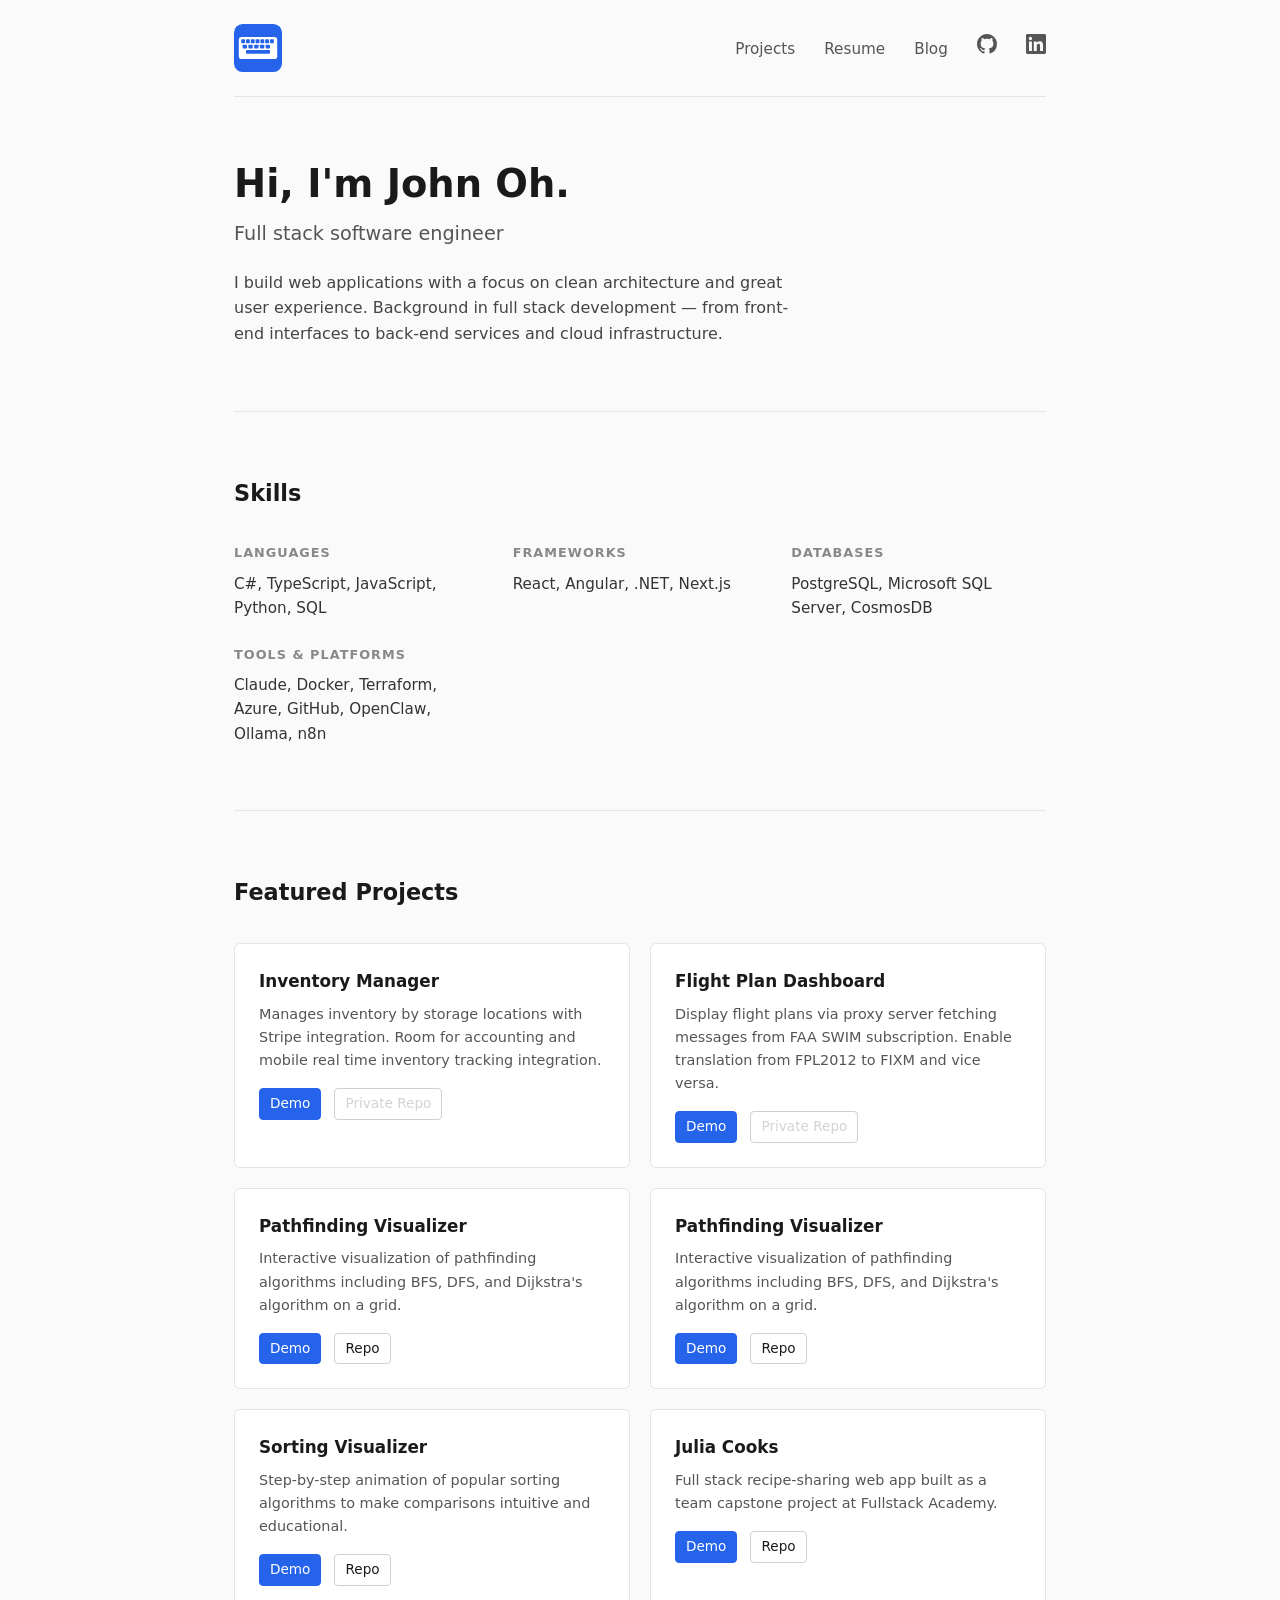
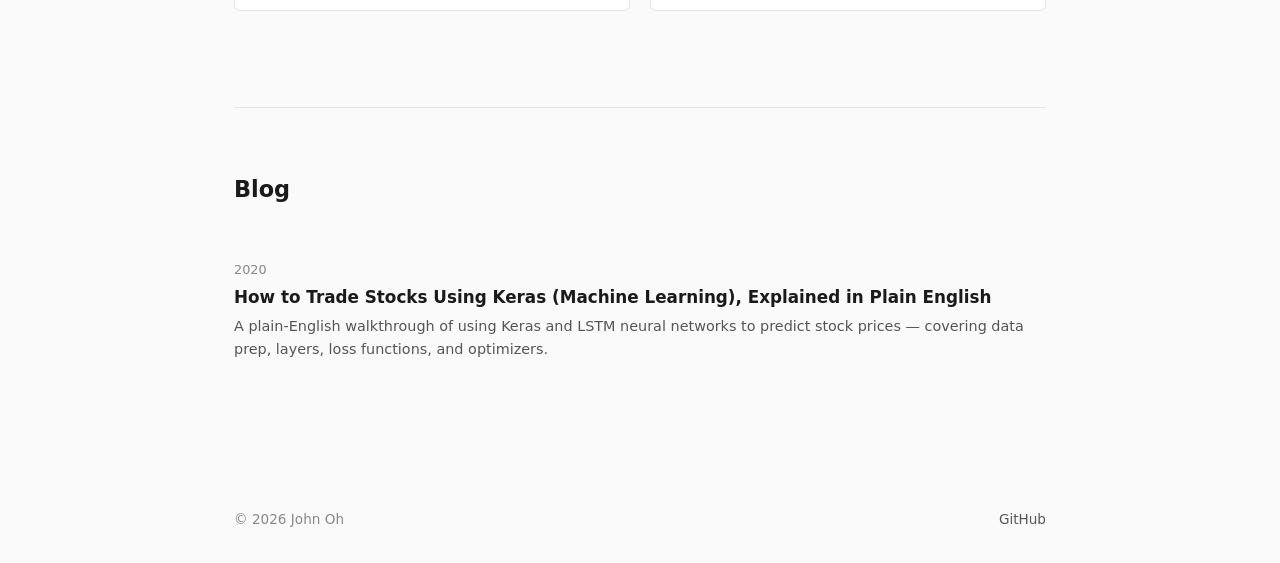
<file: index.html>
<!doctype html>
<html lang="en">
    <head>
        <meta charset="UTF-8" />
        <meta name="viewport" content="width=device-width, initial-scale=1.0" />
        <title>John Oh</title>
        <link rel="icon" type="image/svg+xml" href="assets/favicon.svg" />
        <link rel="stylesheet" href="style.css" />
        <link rel="stylesheet" href="index.css" />
    </head>
    <body>
        <header>
            <a class="site-name" href="index.html" aria-label="John Oh">
                <img
                    src="assets/logo.svg"
                    width="48"
                    height="48"
                    alt=""
                    aria-hidden="true"
                />
            </a>
            <nav>
                <a href="#projects">Projects</a>
                <a
                    href="https://drive.google.com/file/d/1R89UKaK7_mgZwAu0DUByGJcbzzah-guU/view?usp=drive_link"
                    target="_blank"
                    rel="noopener"
                    >Resume</a
                >
                <a href="#blog">Blog</a>
                <a
                    class="nav-icon"
                    href="https://github.com/johnoh26"
                    target="_blank"
                    rel="noopener"
                    aria-label="GitHub"
                >
                    <svg
                        width="20"
                        height="20"
                        aria-hidden="true"
                        fill="currentColor"
                    >
                        <use href="assets/icons.svg#github"></use>
                    </svg>
                </a>
                <a
                    class="nav-icon"
                    href="https://linkedin.com/in/johnoh26"
                    target="_blank"
                    rel="noopener"
                    aria-label="LinkedIn"
                >
                    <svg
                        width="20"
                        height="20"
                        aria-hidden="true"
                        fill="currentColor"
                    >
                        <use href="assets/icons.svg#linkedin"></use>
                    </svg>
                </a>
            </nav>
        </header>

        <section id="hero">
            <h1>Hi, I'm John Oh.</h1>
            <p class="tagline">Full stack software engineer</p>
            <p>
                I build web applications with a focus on clean architecture and
                great user experience. Background in full stack development —
                from front-end interfaces to back-end services and cloud
                infrastructure.
            </p>
        </section>

        <section id="about">
            <h2>Skills</h2>
            <div class="skills-grid">
                <div class="skill-group">
                    <h3>Languages</h3>
                    <p>C#, TypeScript, JavaScript, Python, SQL</p>
                </div>
                <div class="skill-group">
                    <h3>Frameworks</h3>
                    <p>React, Angular, .NET, Next.js</p>
                </div>
                <div class="skill-group">
                    <h3>Databases</h3>
                    <p>PostgreSQL, Microsoft SQL Server, CosmosDB</p>
                </div>
                <div class="skill-group">
                    <h3>Tools &amp; Platforms</h3>
                    <p>
                        Claude, Docker, Terraform, Azure, GitHub, OpenClaw,
                        Ollama, n8n
                    </p>
                </div>
            </div>
        </section>

        <section id="projects">
            <h2>Featured Projects</h2>
            <div class="project-grid">
                <div class="card">
                    <h3>Inventory Manager</h3>
                    <p>
                        Manages inventory by storage locations with Stripe
                        integration. Room for accounting and mobile real time
                        inventory tracking integration.
                    </p>
                    <div class="card-links">
                        <a
                            class="btn-demo"
                            href="https://ca-authoh-dev.orangerock-12e093bd.centralus.azurecontainerapps.io/"
                            target="_blank"
                            rel="noopener"
                            >Demo</a
                        >
                        <a
                            class="btn-repo disabled"
                            href="https://github.com/johnoh26"
                            target="_blank"
                            rel="noopener"
                            >Private Repo</a
                        >
                    </div>
                </div>

                <div class="card">
                    <h3>Flight Plan Dashboard</h3>
                    <p>
                        Display flight plans via proxy server fetching messages
                        from FAA SWIM subscription. Enable translation from
                        FPL2012 to FIXM and vice versa.
                    </p>
                    <div class="card-links">
                        <a
                            class="btn-demo"
                            href="https://app-parkminoh-spa.azurewebsites.net/"
                            target="_blank"
                            rel="noopener"
                            >Demo</a
                        >
                        <a
                            class="btn-repo disabled"
                            href="https://github.com/johnoh26"
                            target="_blank"
                            rel="noopener"
                            disabled="true"
                            >Private Repo</a
                        >
                    </div>
                </div>

                <div class="card">
                    <h3>Pathfinding Visualizer</h3>
                    <p>
                        Interactive visualization of pathfinding algorithms
                        including BFS, DFS, and Dijkstra's algorithm on a grid.
                    </p>
                    <div class="card-links">
                        <a
                            class="btn-demo"
                            href="https://johnoh26.github.io/pathfind/"
                            target="_blank"
                            rel="noopener"
                            >Demo</a
                        >
                        <a
                            class="btn-repo"
                            href="https://github.com/johnoh26/pathfind/"
                            target="_blank"
                            rel="noopener"
                            >Repo</a
                        >
                    </div>
                </div>

                <div class="card">
                    <h3>Pathfinding Visualizer</h3>
                    <p>
                        Interactive visualization of pathfinding algorithms
                        including BFS, DFS, and Dijkstra's algorithm on a grid.
                    </p>
                    <div class="card-links">
                        <a
                            class="btn-demo"
                            href="https://johnoh26.github.io/pathfind/"
                            target="_blank"
                            rel="noopener"
                            >Demo</a
                        >
                        <a
                            class="btn-repo"
                            href="https://github.com/johnoh26/pathfind/"
                            target="_blank"
                            rel="noopener"
                            >Repo</a
                        >
                    </div>
                </div>
                <div class="card">
                    <h3>Sorting Visualizer</h3>
                    <p>
                        Step-by-step animation of popular sorting algorithms to
                        make comparisons intuitive and educational.
                    </p>
                    <div class="card-links">
                        <a
                            class="btn-demo"
                            href="https://johnoh26.github.io/sorting/"
                            target="_blank"
                            rel="noopener"
                            >Demo</a
                        >
                        <a
                            class="btn-repo"
                            href="https://github.com/johnoh26/sorting/"
                            target="_blank"
                            rel="noopener"
                            >Repo</a
                        >
                    </div>
                </div>
                <div class="card">
                    <h3>Julia Cooks</h3>
                    <p>
                        Full stack recipe-sharing web app built as a team
                        capstone project at Fullstack Academy.
                    </p>
                    <div class="card-links">
                        <a
                            class="btn-demo"
                            href="https://www.youtube.com/watch?v=yBDEj8y_xAI"
                            target="_blank"
                            rel="noopener"
                            >Demo</a
                        >
                        <a
                            class="btn-repo"
                            href="https://github.com/Julia-FSA/"
                            target="_blank"
                            rel="noopener"
                            >Repo</a
                        >
                    </div>
                </div>
            </div>
        </section>

        <section id="blog">
            <h2>Blog</h2>
            <ul class="blog-list">
                <li>
                    <p class="post-meta">2020</p>
                    <h3>
                        <a href="blog/medium-article.html"
                            >How to Trade Stocks Using Keras (Machine Learning),
                            Explained in Plain English</a
                        >
                    </h3>
                    <p class="excerpt">
                        A plain-English walkthrough of using Keras and LSTM
                        neural networks to predict stock prices — covering data
                        prep, layers, loss functions, and optimizers.
                    </p>
                </li>
            </ul>
        </section>

        <footer>
            <span>© 2026 John Oh</span>
            <a href="https://github.com/johnoh26" target="_blank" rel="noopener"
                >GitHub</a
            >
        </footer>
    </body>
</html>
</file>
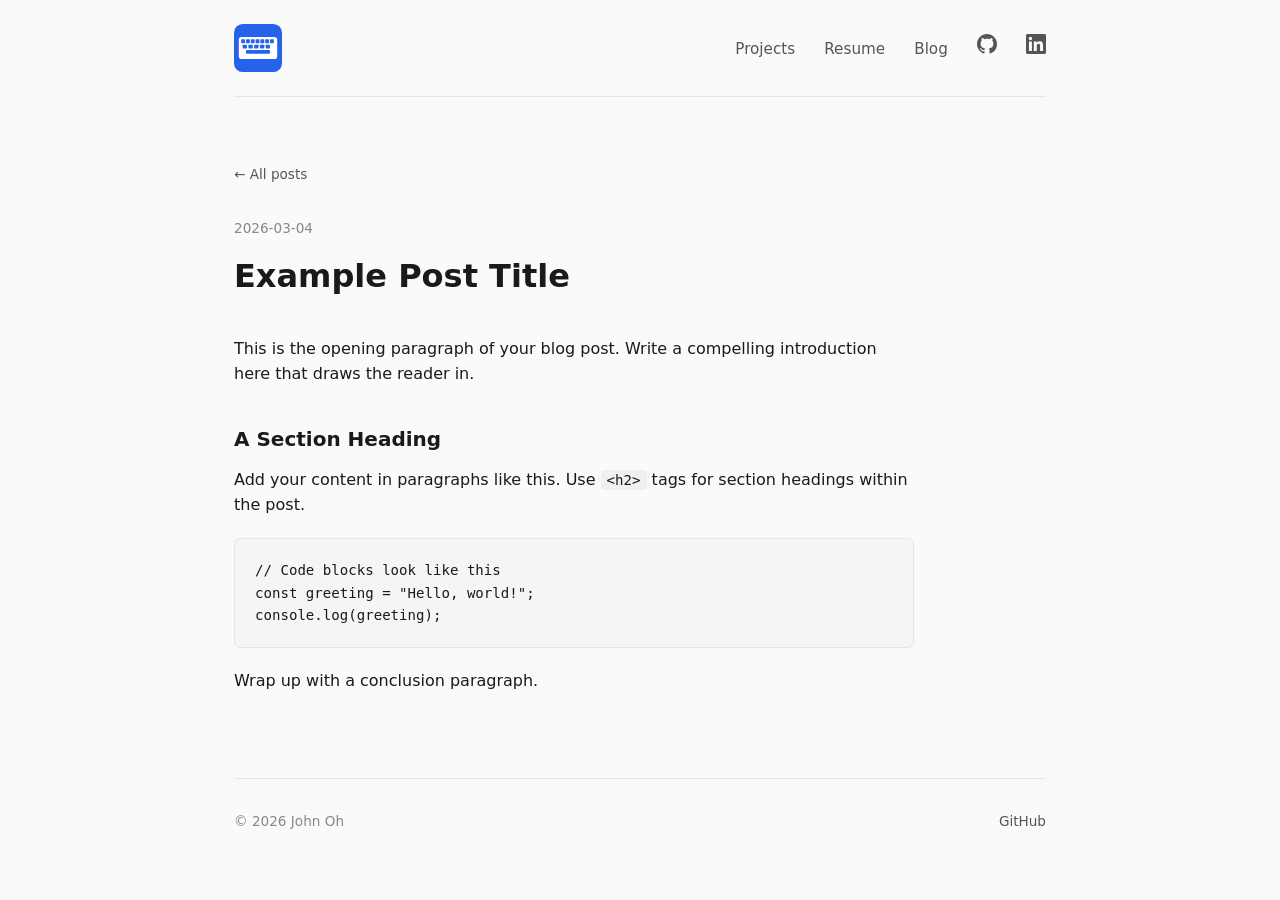
<file: blog/2026-03-04-example-post.html>
<!DOCTYPE html>
<html lang="en">
<head>
  <meta charset="UTF-8" />
  <meta name="viewport" content="width=device-width, initial-scale=1.0" />
  <title>Example Post — John Oh</title>
  <link rel="icon" type="image/svg+xml" href="../assets/favicon.svg" />
  <link rel="stylesheet" href="../style.css" />
  <link rel="stylesheet" href="2026-03-04-example-post.css" />
</head>
<body>

  <header>
    <a class="site-name" href="../index.html" aria-label="John Oh">
      <img src="../assets/logo.svg" width="48" height="48" alt="" aria-hidden="true" />
    </a>
    <nav>
      <a href="../index.html#projects">Projects</a>
      <a href="https://drive.google.com/file/d/1GHyvgiOmTtVBsCVSa7D1Qg2J0_3Vo4Ai/view?usp=drive_link" target="_blank" rel="noopener">Resume</a>
      <a href="../index.html#blog">Blog</a>
      <a class="nav-icon" href="https://github.com/johnoh26" target="_blank" rel="noopener" aria-label="GitHub">
        <svg width="20" height="20" aria-hidden="true" fill="currentColor">
          <use href="../assets/icons.svg#github"></use>
        </svg>
      </a>
      <a class="nav-icon" href="https://linkedin.com/in/johnoh26" target="_blank" rel="noopener" aria-label="LinkedIn">
        <svg width="20" height="20" aria-hidden="true" fill="currentColor">
          <use href="../assets/icons.svg#linkedin"></use>
        </svg>
      </a>
    </nav>
  </header>

  <article>
    <a class="back-link" href="../index.html#blog">← All posts</a>
    <p class="post-meta">2026-03-04</p>
    <h1>Example Post Title</h1>

    <div class="post-body">
      <p>
        This is the opening paragraph of your blog post. Write a compelling
        introduction here that draws the reader in.
      </p>

      <h2>A Section Heading</h2>
      <p>
        Add your content in paragraphs like this. Use <code>&lt;h2&gt;</code> tags
        for section headings within the post.
      </p>

      <pre><code>// Code blocks look like this
const greeting = "Hello, world!";
console.log(greeting);</code></pre>

      <p>
        Wrap up with a conclusion paragraph.
      </p>
    </div>
  </article>

  <footer>
    <span>© 2026 John Oh</span>
    <a href="https://github.com/johnoh26" target="_blank" rel="noopener">GitHub</a>
  </footer>

</body>
</html>
</file>
<file: style.css>
* {
    box-sizing: border-box;
    margin: 0;
    padding: 0;
}

body {
    font-family: system-ui, -apple-system, BlinkMacSystemFont, "Segoe UI", Roboto, sans-serif;
    background: #fafafa;
    color: #1a1a1a;
    max-width: 860px;
    margin: 0 auto;
    padding: 0 24px;
    line-height: 1.6;
}

header {
    display: flex;
    justify-content: space-between;
    align-items: center;
    padding: 24px 0;
    border-bottom: 1px solid #e5e5e5;
}

header .site-name {
    text-decoration: none;
    display: inline-flex;
    align-items: center;
}

nav a {
    margin-left: 24px;
    text-decoration: none;
    color: #555;
    font-size: 0.95rem;
}

nav a:hover {
    color: #1a1a1a;
}

nav .nav-icon {
    display: inline-flex;
    align-items: center;
    color: #555;
}

nav .nav-icon svg {
    display: block;
}

footer {
    padding: 32px 0;
    font-size: 0.85rem;
    color: #888;
    display: flex;
    justify-content: space-between;
    align-items: center;
}

footer a {
    color: #555;
    text-decoration: none;
}

footer a:hover {
    color: #1a1a1a;
}

@media (max-width: 600px) {
    nav a {
        margin-left: 16px;
        font-size: 0.85rem;
    }
}
</file>
<file: index.css>
/* Sections */
section {
    padding: 64px 0;
    border-bottom: 1px solid #e5e5e5;
}

section:last-of-type {
    border-bottom: none;
}

h1 {
    font-size: 2.4rem;
    font-weight: 700;
    line-height: 1.2;
}

h2 {
    font-size: 1.4rem;
    font-weight: 600;
    margin-bottom: 32px;
}

h3 {
    font-size: 1.05rem;
    font-weight: 600;
}

/* Hero */
#hero .tagline {
    font-size: 1.2rem;
    color: #555;
    margin: 12px 0 20px;
}

#hero p {
    font-size: 1rem;
    color: #444;
    max-width: 560px;
}

/* Skills */
.skills-grid {
    display: grid;
    grid-template-columns: repeat(auto-fill, minmax(200px, 1fr));
    gap: 24px;
}

.skill-group h3 {
    font-size: 0.8rem;
    text-transform: uppercase;
    letter-spacing: 0.08em;
    color: #888;
    margin-bottom: 8px;
}

.skill-group p {
    font-size: 0.95rem;
    color: #333;
}

/* Project cards */
.project-grid {
    display: grid;
    grid-template-columns: repeat(auto-fill, minmax(260px, 1fr));
    gap: 20px;
    margin-bottom: 32px;
}

.card {
    border: 1px solid #e5e5e5;
    border-radius: 6px;
    padding: 24px;
    background: #fff;
}

.card h3 {
    margin-bottom: 8px;
}

.card p {
    font-size: 0.9rem;
    color: #555;
    margin-bottom: 16px;
}

.card-links a {
    font-size: 0.85rem;
    text-decoration: none;
    border-radius: 4px;
    padding: 4px 10px;
    margin-right: 8px;
    display: inline-block;
}

.card-links a.btn-demo {
    background: #2563eb;
    color: #fff;
    border: 1px solid #2563eb;
}

.card-links a.btn-demo:hover {
    background: #1d4ed8;
    border-color: #1d4ed8;
}

.card-links a.btn-repo {
    color: #1a1a1a;
    border: 1px solid #d0d0d0;
    background: transparent;
}

.card-links a.btn-repo:hover {
    background: #f0f0f0;
}

/* Blog list */
.blog-list {
    list-style: none;
    margin-bottom: 32px;
}

.blog-list li {
    padding: 20px 0;
    border-bottom: 1px solid #f0f0f0;
}

.blog-list li:last-child {
    border-bottom: none;
}

.blog-list .post-meta {
    font-size: 0.8rem;
    color: #888;
    margin-bottom: 4px;
}

.blog-list h3 a {
    text-decoration: none;
    color: #1a1a1a;
}

.blog-list h3 a:hover {
    text-decoration: underline;
}

.blog-list .excerpt {
    font-size: 0.9rem;
    color: #555;
    margin-top: 4px;
}

.empty-state {
    color: #888;
    font-size: 0.95rem;
    font-style: italic;
}

/* See-all link */
.see-all {
    font-size: 0.9rem;
    text-decoration: none;
    color: #1a1a1a;
    font-weight: 500;
}

.see-all:hover {
    text-decoration: underline;
}

@media (max-width: 600px) {
    h1 {
        font-size: 1.8rem;
    }

    section {
        padding: 48px 0;
    }
}

a.btn-repo.disabled {
    pointer-events: none;
    color: lightgrey;
    cursor: default;
}
</file>
<file: blog/2026-03-04-example-post.css>
article {
    padding: 64px 0;
    max-width: 680px;
}

.post-meta {
    font-size: 0.85rem;
    color: #888;
    margin-bottom: 16px;
}

.back-link {
    display: inline-block;
    font-size: 0.85rem;
    color: #555;
    text-decoration: none;
    margin-bottom: 32px;
}

.back-link:hover {
    color: #1a1a1a;
}

h1 {
    font-size: 2rem;
    font-weight: 700;
    line-height: 1.25;
    margin-bottom: 8px;
}

.post-body {
    margin-top: 40px;
}

.post-body p {
    margin-bottom: 20px;
    font-size: 1rem;
}

.post-body h2 {
    font-size: 1.25rem;
    font-weight: 600;
    margin: 36px 0 12px;
}

.post-body code {
    font-family: "SFMono-Regular", Consolas, monospace;
    font-size: 0.88rem;
    background: #f0f0f0;
    padding: 2px 6px;
    border-radius: 3px;
}

.post-body pre {
    background: #f5f5f5;
    border: 1px solid #e5e5e5;
    border-radius: 6px;
    padding: 20px;
    overflow-x: auto;
    margin-bottom: 20px;
}

.post-body pre code {
    background: none;
    padding: 0;
}

footer {
    border-top: 1px solid #e5e5e5;
}

@media (max-width: 600px) {
    h1 {
        font-size: 1.6rem;
    }
}
</file>
